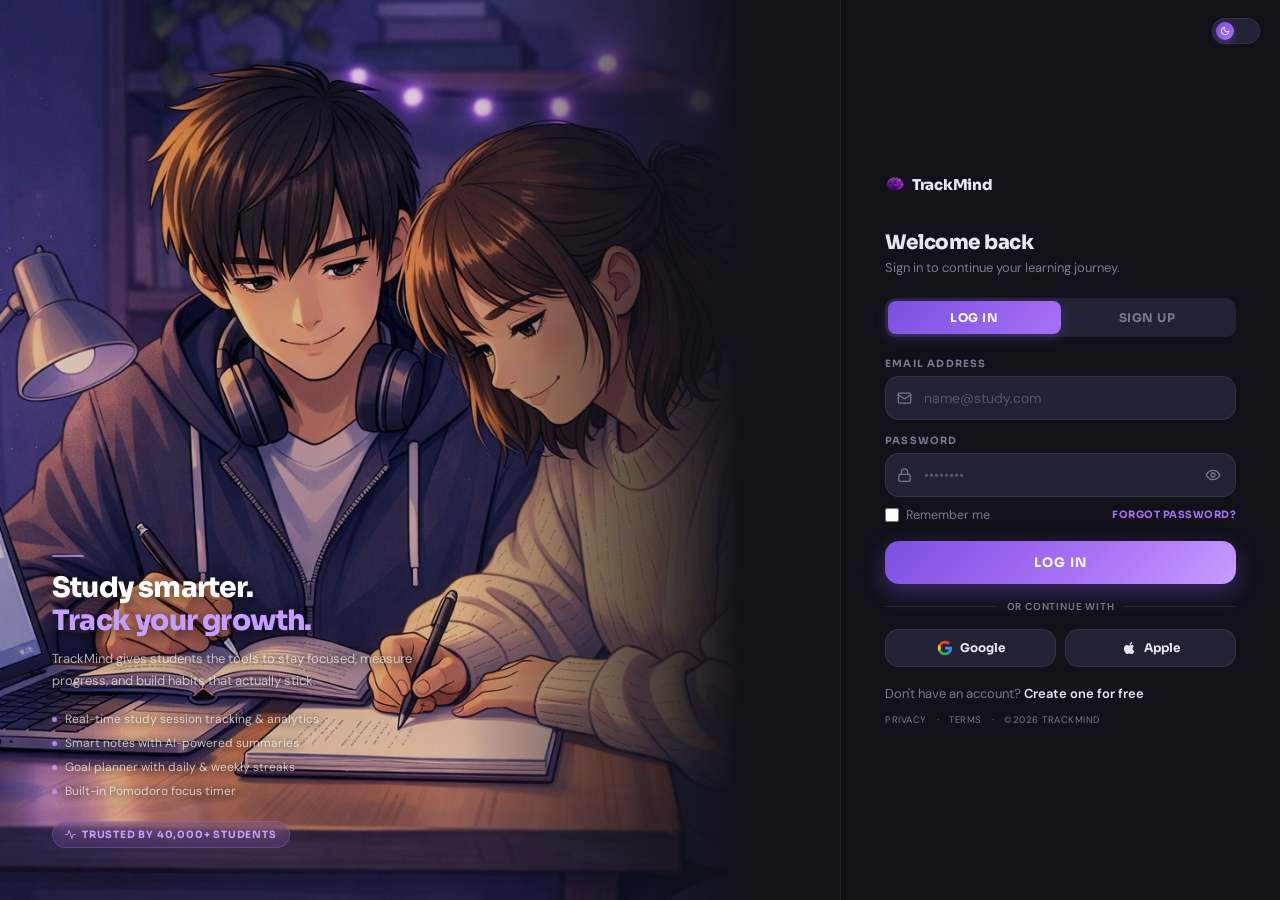
<file: frontend/index.html>
<head>
  <meta charset="UTF-8"/>
  <meta name="viewport" content="width=device-width, initial-scale=1.0"/>
  <title>TrackMind</title>

  <!-- PWA -->
  <link rel="manifest" href="/manifest.json"/>
  <meta name="theme-color" content="#a671f5"/>
  <meta name="mobile-web-app-capable" content="yes"/>
  <meta name="apple-mobile-web-app-capable" content="yes"/>
  <meta name="apple-mobile-web-app-status-bar-style" content="black-translucent"/>
  <meta name="apple-mobile-web-app-title" content="TrackMind"/>
  <link rel="apple-touch-icon" href="/apple-touch-icon.png"/>

  <!-- Icons -->
  <link rel="icon" type="image/x-icon" href="/favicon.ico"/>

  <link href="https://fonts.googleapis.com/css2?family=Sora:wght@400;600;700;800&family=DM+Sans:wght@400;500&display=swap" rel="stylesheet"/>
  <style>
    *, *::before, *::after { box-sizing: border-box; margin: 0; padding: 0; }

    :root {
      --p:    #a671f5;
      --plo:  #7c4fe0;
      --phi:  #c59dff;
      --r:    14px;
    }

    /* ── DARK ── */
    [data-theme="dark"] {
      --bg:       #12111a;
      --surf:     #1c1b2a;
      --surf2:    #232234;
      --border:   rgba(255,255,255,0.08);
      --text:     #e8e6f0;
      --muted:    #7a7890;
      --panel-bg: #12111a;
      --fade-col: #12111a;
    }

    /* ── LIGHT ── */
    [data-theme="light"] {
      --bg:       #f0edf9;
      --surf:     #ffffff;
      --surf2:    #e8e2f6;
      --border:   rgba(0,0,0,0.08);
      --text:     #1a1830;
      --muted:    #8078a8;
      --panel-bg: #f0edf9;
      --fade-col: #f0edf9;
      --p:        #7c4fe0;
      --plo:      #5f34c0;
      --phi:      #a671f5;
    }

    html, body { height: 100%; overflow-x: hidden; }

    body {
      font-family: 'DM Sans', sans-serif;
      background: var(--bg);
      color: var(--text);
      -webkit-font-smoothing: antialiased;
      transition: background 0.35s, color 0.35s;
    }

    .layout {
      display: flex;
      min-height: 100vh;
      position: relative;
    }

    /* ── IMAGE SIDE ── */
    .img-side {
      flex: 1;
      position: relative;
      overflow: hidden;
      display: none;
    }
    @media (min-width: 780px) {
      .img-side { display: block; }
    }

    .img-side .bg {
      position: absolute; inset: 0;
      background-image: url('vyomandvyomika.png');
      background-size: cover;
      background-position: center center;
      background-repeat: no-repeat;
    }

    .img-side .tint {
      position: absolute; inset: 0;
      background: rgba(8, 6, 18, 0.15);
    }

    .img-side .fade {
      position: absolute; inset: 0;
      background: linear-gradient(to right,
        transparent 0%,
        transparent 55%,
        rgba(18,17,26,0.5) 72%,
        var(--fade-col) 88%,
        var(--fade-col) 100%
      );
    }

    .img-side .brand {
      position: absolute;
      bottom: 52px; left: 52px;
      z-index: 2; max-width: 360px;
    }
    .brand-line {
      width: 32px; height: 2px;
      background: var(--phi); border-radius: 2px;
      margin-bottom: 14px; opacity: 0.7;
    }
    .brand-title {
      font-family: 'Sora', sans-serif;
      font-size: clamp(22px, 2.2vw, 32px);
      font-weight: 800; line-height: 1.2;
      letter-spacing: -0.8px; color: #fff;
      text-shadow: 0 2px 16px rgba(0,0,0,0.8);
      margin-bottom: 10px;
    }
    .brand-title span { color: var(--phi); }
    .brand-desc {
      font-size: 13px; color: rgba(255,255,255,0.65);
      line-height: 1.65;
      text-shadow: 0 1px 10px rgba(0,0,0,0.9);
      margin-bottom: 20px;
    }
    .brand-feats { display: flex; flex-direction: column; gap: 8px; margin-bottom: 22px; }
    .brand-feat {
      display: flex; align-items: center; gap: 8px;
      font-size: 12px; color: rgba(255,255,255,0.7);
      text-shadow: 0 1px 8px rgba(0,0,0,0.9);
    }
    .feat-dot {
      width: 5px; height: 5px; border-radius: 50%;
      background: var(--phi); flex-shrink: 0; opacity: 0.8;
    }
    .brand-pill {
      display: inline-flex; align-items: center; gap: 6px;
      padding: 6px 12px;
      background: rgba(166,113,245,0.15);
      border: 1px solid rgba(166,113,245,0.3);
      border-radius: 999px; backdrop-filter: blur(8px);
      font-family: 'Sora', sans-serif;
      font-size: 10px; font-weight: 700;
      letter-spacing: 0.8px; text-transform: uppercase;
      color: var(--phi);
    }
    .brand-pill svg {
      width: 11px; height: 11px;
      stroke: var(--phi); fill: none;
      stroke-width: 2; stroke-linecap: round; stroke-linejoin: round;
    }

    /* ── LOGIN PANEL ── */
    .panel {
      width: 100%;
      background: var(--panel-bg);
      display: flex; flex-direction: column;
      align-items: center; justify-content: center;
      padding: 40px 24px;
      min-height: 100vh;
      position: relative; z-index: 10;
      transition: background 0.35s;
    }
    @media (min-width: 780px) {
      .panel {
        width: 440px; flex-shrink: 0;
        padding: 48px 44px;
        border-left: 1px solid var(--border);
        align-items: flex-start;
      }
    }

    /* Mobile background image */
    @media (max-width: 779px) {
      .panel {
        background-image: url('vyomandvyomika.png');
        background-size: cover;
        background-position: center center;
        background-repeat: no-repeat;
      }
      .panel::before {
        content: '';
        position: fixed; inset: 0;
        background: rgba(12, 10, 22, 0.72);
        z-index: 0;
      }
      .panel > * {
        position: relative;
        z-index: 1;
      }
    }

    .panel > * { width: 100%; }

    /* ── MOBILE TOPBAR ── */
    .topbar {
      display: flex; align-items: center;
      justify-content: space-between;
      margin-bottom: 32px;
    }
    @media (min-width: 780px) { .topbar { display: none; } }

    /* ── DESKTOP LOGO ── */
    .desk-logo { display: none; }
    @media (min-width: 780px) {
      .desk-logo {
        display: flex; align-items: center;
        gap: 8px; margin-bottom: 36px;
      }
      .desk-logo span {
        font-family: 'Sora', sans-serif;
        font-size: 15px; font-weight: 800;
        letter-spacing: -0.3px; color: var(--text);
      }
    }

    /* logo row (mobile) */
    .logo-row { display: flex; align-items: center; gap: 8px; }
    .logo-row span {
      font-family: 'Sora', sans-serif;
      font-size: 15px; font-weight: 800; color: var(--text);
    }

    /* ── THEME TOGGLE ── */
    .pill-btn {
      position: relative;
      width: 48px; height: 26px;
      border-radius: 999px;
      background: var(--surf2);
      border: 1px solid var(--border);
      cursor: pointer; transition: background 0.3s;
      flex-shrink: 0;
    }
    .pill-btn:focus-visible { outline: 2px solid var(--p); outline-offset: 2px; }
    .knob {
      position: absolute; top: 3px; left: 3px;
      width: 18px; height: 18px; border-radius: 50%;
      background: linear-gradient(135deg, var(--plo), var(--p));
      display: flex; align-items: center; justify-content: center;
      transition: transform 0.3s cubic-bezier(.34,1.56,.64,1);
      box-shadow: 0 2px 6px rgba(124,79,224,0.5);
    }
    [data-theme="light"] .knob { transform: translateX(22px); }
    .knob svg { width: 10px; height: 10px; stroke: #fff; fill: none; stroke-width: 2.2; stroke-linecap: round; stroke-linejoin: round; }

    .desk-toggle { position: fixed; top: 18px; right: 20px; z-index: 200; }
    @media (max-width: 779px) { .desk-toggle { display: none; } }

    /* ── HEADING ── */
    .heading { margin-bottom: 22px; }
    .heading h2 {
      font-family: 'Sora', sans-serif;
      font-size: 20px; font-weight: 800;
      letter-spacing: -0.5px; color: var(--text);
    }
    .heading p { margin-top: 4px; font-size: 13px; color: var(--muted); }
    @media (max-width: 779px) { .heading { text-align: center; } }

    /* ── TABS ── */
    .tabs {
      display: flex;
      background: var(--surf2);
      border-radius: 10px; padding: 3px;
      margin-bottom: 20px;
      transition: background 0.3s;
    }
    .tab-btn {
      flex: 1; padding: 9px 0;
      border: none; border-radius: 8px;
      font-family: 'Sora', sans-serif;
      font-size: 12px; font-weight: 700; letter-spacing: 0.5px;
      text-transform: uppercase; cursor: pointer;
      background: transparent; color: var(--muted);
      transition: all 0.2s;
    }
    .tab-btn.active {
      background: linear-gradient(135deg, var(--plo), var(--p));
      color: #fff;
      box-shadow: 0 3px 12px rgba(124,79,224,0.35);
    }

    .su { display: none; }
    .su.on { display: block; }

    /* ── FIELD ── */
    .field { margin-bottom: 14px; }
    .field label {
      display: block;
      font-family: 'Sora', sans-serif;
      font-size: 10px; font-weight: 700;
      letter-spacing: 1.2px; text-transform: uppercase;
      color: var(--muted); margin-bottom: 6px;
    }
    .wrap { position: relative; }
    .ico {
      position: absolute; left: 12px; top: 50%; transform: translateY(-50%);
      color: var(--muted); width: 15px; height: 15px; pointer-events: none;
      transition: color 0.2s;
    }
    .wrap input {
      width: 100%;
      padding: 12px 12px 12px 38px;
      background: var(--surf2);
      border: 1.5px solid var(--border);
      border-radius: var(--r);
      color: var(--text);
      font-family: 'DM Sans', sans-serif;
      font-size: 14px; outline: none;
      transition: border-color 0.2s, box-shadow 0.2s, background 0.3s;
    }
    .wrap input::placeholder { color: var(--muted); opacity: 0.6; }
    .wrap input:focus {
      border-color: var(--p);
      box-shadow: 0 0 0 3px rgba(166,113,245,0.13);
    }
    .wrap:focus-within .ico { color: var(--p); }
    .eye {
      position: absolute; right: 12px; top: 50%; transform: translateY(-50%);
      background: none; border: none; cursor: pointer; color: var(--muted);
      display: flex; align-items: center; padding: 3px; border-radius: 5px;
      transition: color 0.2s;
    }
    .eye:hover { color: var(--text); }

    .sbar { display: none; height: 3px; border-radius: 99px; margin-top: 5px; background: var(--border); overflow: hidden; }
    .sbar.on { display: block; }
    .sfill { height: 100%; border-radius: 99px; width: 0%; transition: width 0.3s, background 0.3s; }

    /* ── REMEMBER + FORGOT ── */
    .row-rf {
      display: flex; align-items: center; gap: 7px;
      margin-top: -4px; margin-bottom: 18px;
    }
    .row-rf input[type=checkbox] { width: 14px; height: 14px; accent-color: var(--p); cursor: pointer; }
    .row-rf label { font-size: 12.5px; color: var(--muted); cursor: pointer; user-select: none; }
    .forgot {
      margin-left: auto;
      font-family: 'Sora', sans-serif;
      font-size: 10px; font-weight: 700;
      letter-spacing: 0.5px; text-transform: uppercase;
      color: var(--p); text-decoration: none;
      transition: color 0.2s;
    }
    .forgot:hover { color: var(--phi); }

    /* ── CTA ── */
    .cta {
      width: 100%; padding: 13px;
      border: none; border-radius: var(--r);
      background: linear-gradient(135deg, var(--plo) 0%, var(--p) 55%, var(--phi) 100%);
      color: #fff;
      font-family: 'Sora', sans-serif;
      font-size: 13px; font-weight: 700; letter-spacing: 0.9px;
      text-transform: uppercase; cursor: pointer;
      box-shadow: 0 8px 22px rgba(124,79,224,0.38);
      transition: transform 0.15s, box-shadow 0.15s, filter 0.15s;
      position: relative; overflow: hidden;
    }
    .cta::after {
      content: ''; position: absolute; inset: 0;
      background: linear-gradient(to right, transparent, rgba(255,255,255,0.1), transparent);
      transform: translateX(-100%); transition: transform 0.5s;
    }
    .cta:hover::after { transform: translateX(100%); }
    .cta:hover { transform: translateY(-1px); box-shadow: 0 12px 28px rgba(124,79,224,0.48); filter: brightness(1.05); }
    .cta:active { transform: none; }
    .cta:disabled { opacity: 0.55; cursor: not-allowed; transform: none; }
    .spinner {
      display: none; width: 15px; height: 15px;
      border: 2px solid rgba(255,255,255,0.35);
      border-top-color: #fff; border-radius: 50%;
      animation: spin 0.7s linear infinite;
      margin: 0 auto;
    }
    .cta.loading .lbl { display: none; }
    .cta.loading .spinner { display: block; }

    /* ── DIVIDER ── */
    .div {
      display: flex; align-items: center; gap: 10px;
      margin: 16px 0;
      font-size: 10px; font-weight: 600; letter-spacing: 0.8px;
      text-transform: uppercase; color: var(--muted);
    }
    .div::before, .div::after { content: ''; flex: 1; height: 1px; background: var(--border); }

    /* ── SOCIAL ── */
    .socials { display: grid; grid-template-columns: 1fr 1fr; gap: 9px; }
    .soc {
      display: flex; align-items: center; justify-content: center; gap: 7px;
      padding: 10px;
      background: var(--surf2); border: 1.5px solid var(--border);
      border-radius: var(--r); color: var(--text);
      font-family: 'Sora', sans-serif; font-size: 12px; font-weight: 700;
      cursor: pointer;
      transition: border-color 0.2s, background 0.2s, transform 0.15s;
    }
    .soc:hover { border-color: var(--p); background: rgba(166,113,245,0.07); transform: translateY(-1px); }
    .soc:active { transform: none; }
    .soc svg { width: 16px; height: 16px; flex-shrink: 0; }

    /* ── FOOTER ── */
    .foot { margin-top: 18px; font-size: 13px; color: var(--muted); text-align: center; }
    @media (min-width: 780px) { .foot { text-align: left; } }
    .foot a { color: var(--text); font-weight: 600; text-decoration: none; transition: color 0.2s; }
    .foot a:hover { color: var(--phi); }
    .legal {
      margin-top: 12px;
      display: flex; align-items: center; justify-content: center; gap: 10px;
      font-size: 9.5px; letter-spacing: 0.5px; text-transform: uppercase;
      color: var(--muted); opacity: 0.4;
    }
    @media (min-width: 780px) { .legal { justify-content: flex-start; } }
    .legal a { color: inherit; text-decoration: none; }
    .legal a:hover { opacity: 1; }

    /* ── TOAST ── */
    .toast {
      position: fixed; bottom: 24px; left: 50%;
      transform: translateX(-50%) translateY(70px);
      background: var(--surf2); border: 1px solid var(--border);
      border-radius: 12px; padding: 11px 18px;
      font-family: 'Sora', sans-serif; font-size: 12.5px; font-weight: 600;
      color: var(--text); backdrop-filter: blur(12px);
      box-shadow: 0 8px 28px rgba(0,0,0,0.3);
      transition: transform 0.4s cubic-bezier(.34,1.56,.64,1), opacity 0.4s;
      opacity: 0; z-index: 999;
      display: flex; align-items: center; gap: 8px; white-space: nowrap;
    }
    .toast.show { transform: translateX(-50%) translateY(0); opacity: 1; }
    .tdot { width: 7px; height: 7px; border-radius: 50%; background: var(--p); flex-shrink: 0; }

    @keyframes up   { from { opacity:0; transform:translateY(14px); } to { opacity:1; transform:translateY(0); } }
    @keyframes down { from { opacity:0; transform:translateY(-10px);} to { opacity:1; transform:translateY(0); } }
    @keyframes spin { to { transform: rotate(360deg); } }

    .a1 { animation: down 0.45s 0.00s ease both; }
    .a2 { animation: up   0.45s 0.07s ease both; }
    .a3 { animation: up   0.45s 0.13s ease both; }
    .a4 { animation: up   0.45s 0.18s ease both; }
  </style>
</head>
<body>

<!-- Desktop theme toggle -->
<button class="pill-btn desk-toggle" onclick="toggleTheme()" aria-label="Toggle theme">
  <span class="knob"><svg id="di" viewBox="0 0 24 24"><path d="M21 12.79A9 9 0 1 1 11.21 3 7 7 0 0 0 21 12.79z"/></svg></span>
</button>

<div class="layout">

  <!-- ════════ LEFT: IMAGE SIDE ════════ -->
  <div class="img-side">
    <div class="bg"></div>
    <div class="tint"></div>
    <div class="fade"></div>
    <div class="brand">
      <div class="brand-line"></div>
      <h1 class="brand-title">Study smarter.<br><span>Track your growth.</span></h1>
      <p class="brand-desc">TrackMind gives students the tools to stay focused, measure progress, and build habits that actually stick.</p>
      <div class="brand-feats">
        <div class="brand-feat"><span class="feat-dot"></span>Real-time study session tracking & analytics</div>
        <div class="brand-feat"><span class="feat-dot"></span>Smart notes with AI-powered summaries</div>
        <div class="brand-feat"><span class="feat-dot"></span>Goal planner with daily & weekly streaks</div>
        <div class="brand-feat"><span class="feat-dot"></span>Built-in Pomodoro focus timer</div>
      </div>
      <div class="brand-pill">
        <svg viewBox="0 0 24 24"><polyline points="22 12 18 12 15 21 9 3 6 12 2 12"/></svg>
        Trusted by 40,000+ students
      </div>
    </div>
  </div>

  <!-- ════════ RIGHT: LOGIN PANEL ════════ -->
  <div class="panel">

    <!-- Mobile topbar -->
    <div class="topbar a1">
      <div class="logo-row">
        <img src="favicon.ico" width="19" height="19" style="border-radius:4px"/>
        <span>TrackMind</span>
      </div>
      <button class="pill-btn" onclick="toggleTheme()" aria-label="Toggle theme">
        <span class="knob"><svg id="ni" viewBox="0 0 24 24"><path d="M21 12.79A9 9 0 1 1 11.21 3 7 7 0 0 0 21 12.79z"/></svg></span>
      </button>
    </div>

    <!-- Desktop logo -->
    <div class="desk-logo a1">
      <img src="favicon.ico" width="19" height="19" style="border-radius:4px"/>
      <span>TrackMind</span>
    </div>

    <!-- Heading -->
    <div class="heading a2">
      <h2 id="hd">Welcome back</h2>
      <p id="hs">Sign in to continue your learning journey.</p>
    </div>

    <!-- Tabs -->
    <div class="tabs a2">
      <button class="tab-btn active" id="tl" onclick="switchTab('login')">Log In</button>
      <button class="tab-btn"        id="ts" onclick="switchTab('signup')">Sign Up</button>
    </div>

    <!-- Name (signup) -->
    <div class="field su a3" id="nf">
      <label>Full Name</label>
      <div class="wrap">
        <svg class="ico" viewBox="0 0 24 24" fill="none" stroke="currentColor" stroke-width="2" stroke-linecap="round" stroke-linejoin="round">
          <path d="M20 21v-2a4 4 0 0 0-4-4H8a4 4 0 0 0-4 4v2"/><circle cx="12" cy="7" r="4"/>
        </svg>
        <input type="text" id="nameIn" placeholder="Your full name" autocomplete="name"/>
      </div>
    </div>

    <!-- Email -->
    <div class="field a3">
      <label>Email Address</label>
      <div class="wrap">
        <svg class="ico" viewBox="0 0 24 24" fill="none" stroke="currentColor" stroke-width="2" stroke-linecap="round" stroke-linejoin="round">
          <rect x="2" y="4" width="20" height="16" rx="2"/><path d="m22 7-8.97 5.7a1.94 1.94 0 0 1-2.06 0L2 7"/>
        </svg>
        <input type="email" id="emailIn" placeholder="name@study.com" autocomplete="email"/>
      </div>
    </div>

    <!-- Password -->
    <div class="field a3">
      <label>Password</label>
      <div class="wrap">
        <svg class="ico" viewBox="0 0 24 24" fill="none" stroke="currentColor" stroke-width="2" stroke-linecap="round" stroke-linejoin="round">
          <rect x="3" y="11" width="18" height="11" rx="2"/><path d="M7 11V7a5 5 0 0 1 10 0v4"/>
        </svg>
        <input type="password" id="passIn" placeholder="••••••••"
          autocomplete="current-password" oninput="strength(this.value)"/>
        <button class="eye" onclick="toggleEye()" type="button">
          <svg id="ei" viewBox="0 0 24 24" width="16" height="16" fill="none" stroke="currentColor" stroke-width="2" stroke-linecap="round" stroke-linejoin="round">
            <path d="M2 12s3-7 10-7 10 7 10 7-3 7-10 7-10-7-10-7z"/><circle cx="12" cy="12" r="3"/>
          </svg>
        </button>
      </div>
      <div class="sbar" id="sb"><div class="sfill" id="sf"></div></div>
    </div>

    <!-- Confirm (signup) -->
    <div class="field su a3" id="cf">
      <label>Confirm Password</label>
      <div class="wrap">
        <svg class="ico" viewBox="0 0 24 24" fill="none" stroke="currentColor" stroke-width="2" stroke-linecap="round" stroke-linejoin="round">
          <rect x="3" y="11" width="18" height="11" rx="2"/><path d="M7 11V7a5 5 0 0 1 10 0v4"/>
        </svg>
        <input type="password" id="confIn" placeholder="Repeat password" autocomplete="new-password"/>
      </div>
    </div>

    <!-- Remember + Forgot -->
    <div class="row-rf a3" id="rf">
      <input type="checkbox" id="rem"/>
      <label for="rem">Remember me</label>
      <a href="#" class="forgot" onclick="toast('📬 Reset link sent!'); return false;">Forgot password?</a>
    </div>

    <!-- Submit -->
    <button class="cta a3" id="btn" onclick="submit()">
      <span class="lbl">Log In</span>
      <span class="spinner"></span>
    </button>

    <button id="installBtn" class="cta a3" style="display:none; margin-top:10px;">Install TrackMind 🚀</button>

    <!-- Divider -->
    <div class="div a4">or continue with</div>

    <!-- Social -->
    <div class="socials a4">
      <button class="soc" onclick="toast('🔗 Redirecting to Google…')">
        <svg viewBox="0 0 24 24">
          <path d="M22.56 12.25c0-.78-.07-1.53-.2-2.25H12v4.26h5.92c-.26 1.37-1.04 2.53-2.21 3.31v2.77h3.57c2.08-1.92 3.28-4.74 3.28-8.09z" fill="#4285F4"/>
          <path d="M12 23c2.97 0 5.46-.98 7.28-2.66l-3.57-2.77c-.98.66-2.23 1.06-3.71 1.06-2.86 0-5.29-1.93-6.16-4.53H2.18v2.84C3.99 20.53 7.7 23 12 23z" fill="#34A853"/>
          <path d="M5.84 14.09c-.22-.66-.35-1.36-.35-2.09s.13-1.43.35-2.09V7.07H2.18C1.43 8.55 1 10.22 1 12s.43 3.45 1.18 4.93l2.85-2.22.81-.62z" fill="#FBBC05"/>
          <path d="M12 5.38c1.62 0 3.06.56 4.21 1.64l3.15-3.15C17.45 2.09 14.97 1 12 1 7.7 1 3.99 3.47 2.18 7.07l3.66 2.84c.87-2.6 3.3-4.53 6.16-4.53z" fill="#EA4335"/>
        </svg>
        Google
      </button>
      <button class="soc" onclick="toast('🍎 Redirecting to Apple…')">
        <svg viewBox="0 0 24 24" fill="currentColor">
          <path d="M17.05 20.28c-.98.95-2.05.8-3.08.35-1.09-.46-2.09-.48-3.24 0-1.44.62-2.2.44-3.06-.35C2.79 15.25 3.51 7.7 9.05 7.4c1.39.07 2.36.74 3.18.8 1.21-.24 2.37-.93 3.67-.84 1.57.12 2.75.73 3.52 1.93-3.22 1.93-2.46 6.14.71 7.35-.51 1.38-1.2 2.75-3.08 4.64zM13.19 7.33c-.15-2.23 1.66-4.07 3.74-4.33.29 2.58-2.34 4.5-3.74 4.33z"/>
        </svg>
        Apple
      </button>
    </div>

    <!-- Footer -->
    <div class="foot a4">
      <span id="ft">Don't have an account?</span>
      <a href="#" id="fl" onclick="switchTab('signup'); return false;"> Create one for free</a>
    </div>
    <div class="legal a4">
      <a href="#">Privacy</a><span>·</span>
      <a href="#">Terms</a><span>·</span>
      <span>©2026 TrackMind</span>
    </div>

  </div><!-- /panel -->
</div><!-- /layout -->

<div class="toast" id="toastEl">
  <span class="tdot"></span>
  <span id="tm"></span>
</div>

<script>
  const SUN  = `<circle cx="12" cy="12" r="5"/><line x1="12" y1="1" x2="12" y2="3"/><line x1="12" y1="21" x2="12" y2="23"/><line x1="4.22" y1="4.22" x2="5.64" y2="5.64"/><line x1="18.36" y1="18.36" x2="19.78" y2="19.78"/><line x1="1" y1="12" x2="3" y2="12"/><line x1="21" y1="12" x2="23" y2="12"/><line x1="4.22" y1="19.78" x2="5.64" y2="18.36"/><line x1="18.36" y1="5.64" x2="19.78" y2="4.22"/>`;
  const MOON = `<path d="M21 12.79A9 9 0 1 1 11.21 3 7 7 0 0 0 21 12.79z"/>`;

  function setIcons(dark) {
    const s = dark ? MOON : SUN;
    document.getElementById('ni').innerHTML = s;
    document.getElementById('di').innerHTML = s;
  }

  function toggleTheme() {
    const h = document.documentElement;
    const dark = h.getAttribute('data-theme') === 'dark';
    h.setAttribute('data-theme', dark ? 'light' : 'dark');
    setIcons(!dark);
    localStorage.setItem('tm-theme', dark ? 'light' : 'dark');
  }
  (function(){
    const s = localStorage.getItem('tm-theme') || 'dark';
    document.documentElement.setAttribute('data-theme', s);
    setIcons(s === 'dark');
  })();

  const API = 'https://trackmind-api.onrender.com';
  if (localStorage.getItem('tm_token')) window.location.href = 'dashboard.html';

  let tab = 'login';
  function switchTab(t) {
    tab = t;
    const li = t === 'login';
    document.getElementById('tl').classList.toggle('active',  li);
    document.getElementById('ts').classList.toggle('active', !li);
    document.querySelectorAll('.su').forEach(e => e.classList.toggle('on', !li));
    document.getElementById('rf').style.display  = li ? 'flex' : 'none';
    document.getElementById('sb').classList.toggle('on', !li);
    document.querySelector('#btn .lbl').textContent = li ? 'Log In' : 'Create Account';
    document.getElementById('hd').textContent = li ? 'Welcome back' : 'Create your account';
    document.getElementById('hs').textContent = li
      ? 'Sign in to continue your learning journey.'
      : 'Start tracking your growth today.';
    document.getElementById('ft').textContent = li ? "Don't have an account?" : 'Already have an account?';
    document.getElementById('fl').textContent = li ? ' Create one for free' : ' Log in';
    document.getElementById('fl').onclick = e => { e.preventDefault(); switchTab(li ? 'signup' : 'login'); };
    document.getElementById('passIn').autocomplete = li ? 'current-password' : 'new-password';
  }

  let eye = false;
  function toggleEye() {
    eye = !eye;
    document.getElementById('passIn').type = eye ? 'text' : 'password';
    document.getElementById('ei').innerHTML = eye
      ? `<path d="M17.94 17.94A10.07 10.07 0 0 1 12 20c-7 0-11-8-11-8a18.45 18.45 0 0 1 5.06-5.94M9.9 4.24A9.12 9.12 0 0 1 12 4c7 0 11 8 11 8a18.5 18.5 0 0 1-2.16 3.19m-6.72-1.07a3 3 0 1 1-4.24-4.24"/><line x1="1" y1="1" x2="23" y2="23"/>`
      : `<path d="M2 12s3-7 10-7 10 7 10 7-3 7-10 7-10-7-10-7z"/><circle cx="12" cy="12" r="3"/>`;
  }

  function strength(v) {
    if (tab !== 'signup') return;
    const f = document.getElementById('sf');
    let s = 0;
    if (v.length >= 8)           s++;
    if (/[A-Z]/.test(v))         s++;
    if (/[0-9]/.test(v))         s++;
    if (/[^A-Za-z0-9]/.test(v))  s++;
    f.style.width      = ['0%','30%','55%','80%','100%'][s];
    f.style.background = ['#e55','#f90','#fb0','#7c4fe0','#22c55e'][s];
  }

  function saveGo(data) {
    localStorage.setItem('tm_token', data.token);
    localStorage.setItem('tm_user',  JSON.stringify(data.user));
    toast(tab === 'login' ? '✅ Welcome back!' : '🎉 Account created!');
    setTimeout(() => window.location.href = 'dashboard.html', 900);
  }

  async function submit() {
    const email = document.getElementById('emailIn').value.trim();
    const pass  = document.getElementById('passIn').value;
    const b     = document.getElementById('btn');

    if (!email || !pass)                             { toast('⚠️ Fill in all fields'); return; }
    if (!/^[^\s@]+@[^\s@]+\.[^\s@]+$/.test(email))  { toast('⚠️ Invalid email'); return; }

    if (tab === 'signup') {
      const name = document.getElementById('nameIn').value.trim();
      const conf = document.getElementById('confIn').value;
      if (!name)           { toast('⚠️ Enter your name'); return; }
      if (pass !== conf)   { toast('⚠️ Passwords do not match'); return; }
      if (pass.length < 8) { toast('⚠️ Password needs 8+ characters'); return; }
    }

    b.classList.add('loading'); b.disabled = true;

    try {
      const ep   = tab === 'login' ? '/api/auth/login' : '/api/auth/signup';
      const body = tab === 'login'
        ? { email, password: pass }
        : { name: document.getElementById('nameIn').value.trim(), email, password: pass };

      const res  = await fetch(API + ep, {
        method: 'POST',
        headers: { 'Content-Type': 'application/json' },
        body: JSON.stringify(body)
      });
      const data = await res.json();
      if (!res.ok) { toast('❌ ' + (data.error || 'Something went wrong')); return; }
      saveGo(data);
    } catch {
      toast('❌ Cannot reach server — is Flask running on :5000?');
    } finally {
      b.classList.remove('loading'); b.disabled = false;
    }
  }

  let tt;
  function toast(msg) {
    const el = document.getElementById('toastEl');
    document.getElementById('tm').textContent = msg;
    el.classList.add('show');
    clearTimeout(tt);
    tt = setTimeout(() => el.classList.remove('show'), 3200);
  }

  if ('serviceWorker' in navigator) {
  navigator.serviceWorker.register('/sw.js')
    .then(() => console.log('✅ SW Registered'))
    .catch(err => console.log('❌ SW Error', err));
}

  document.addEventListener('keydown', e => { if (e.key === 'Enter') submit(); });
</script>
</body>
</html>
</file>
